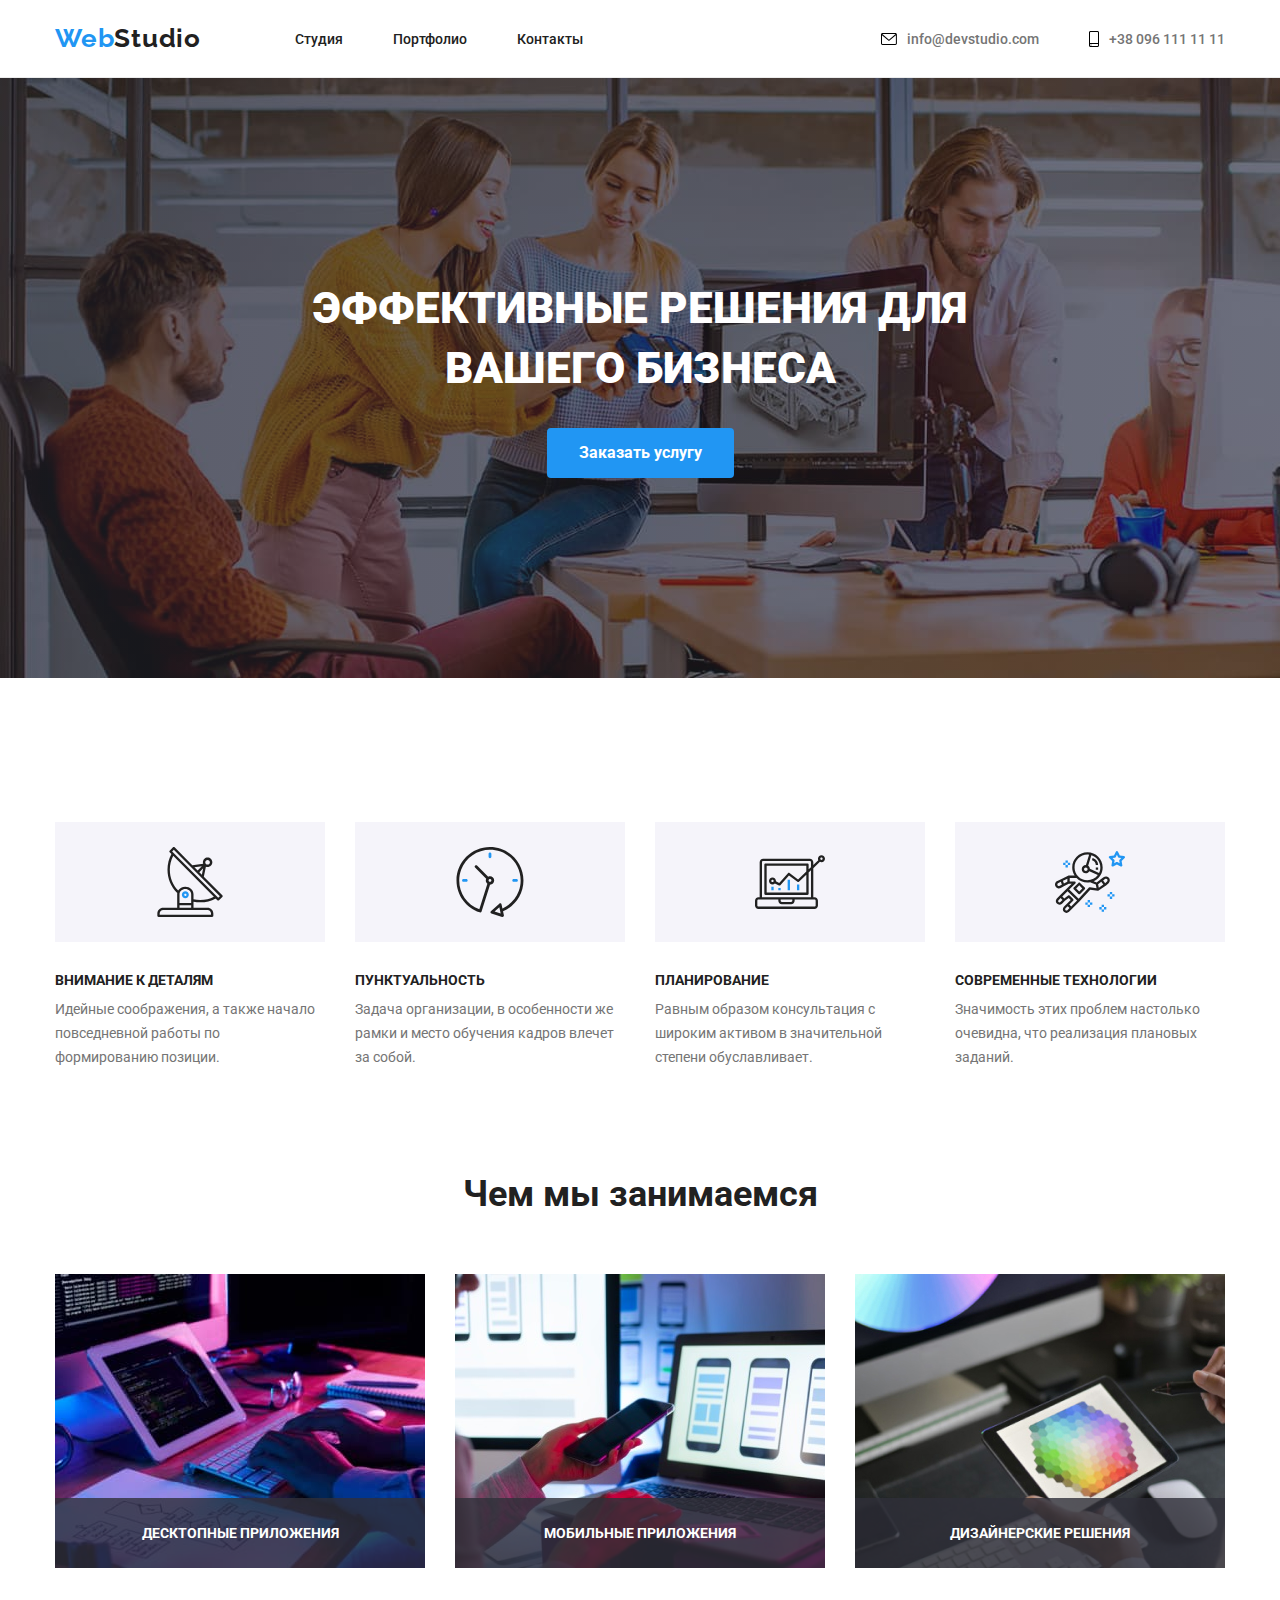
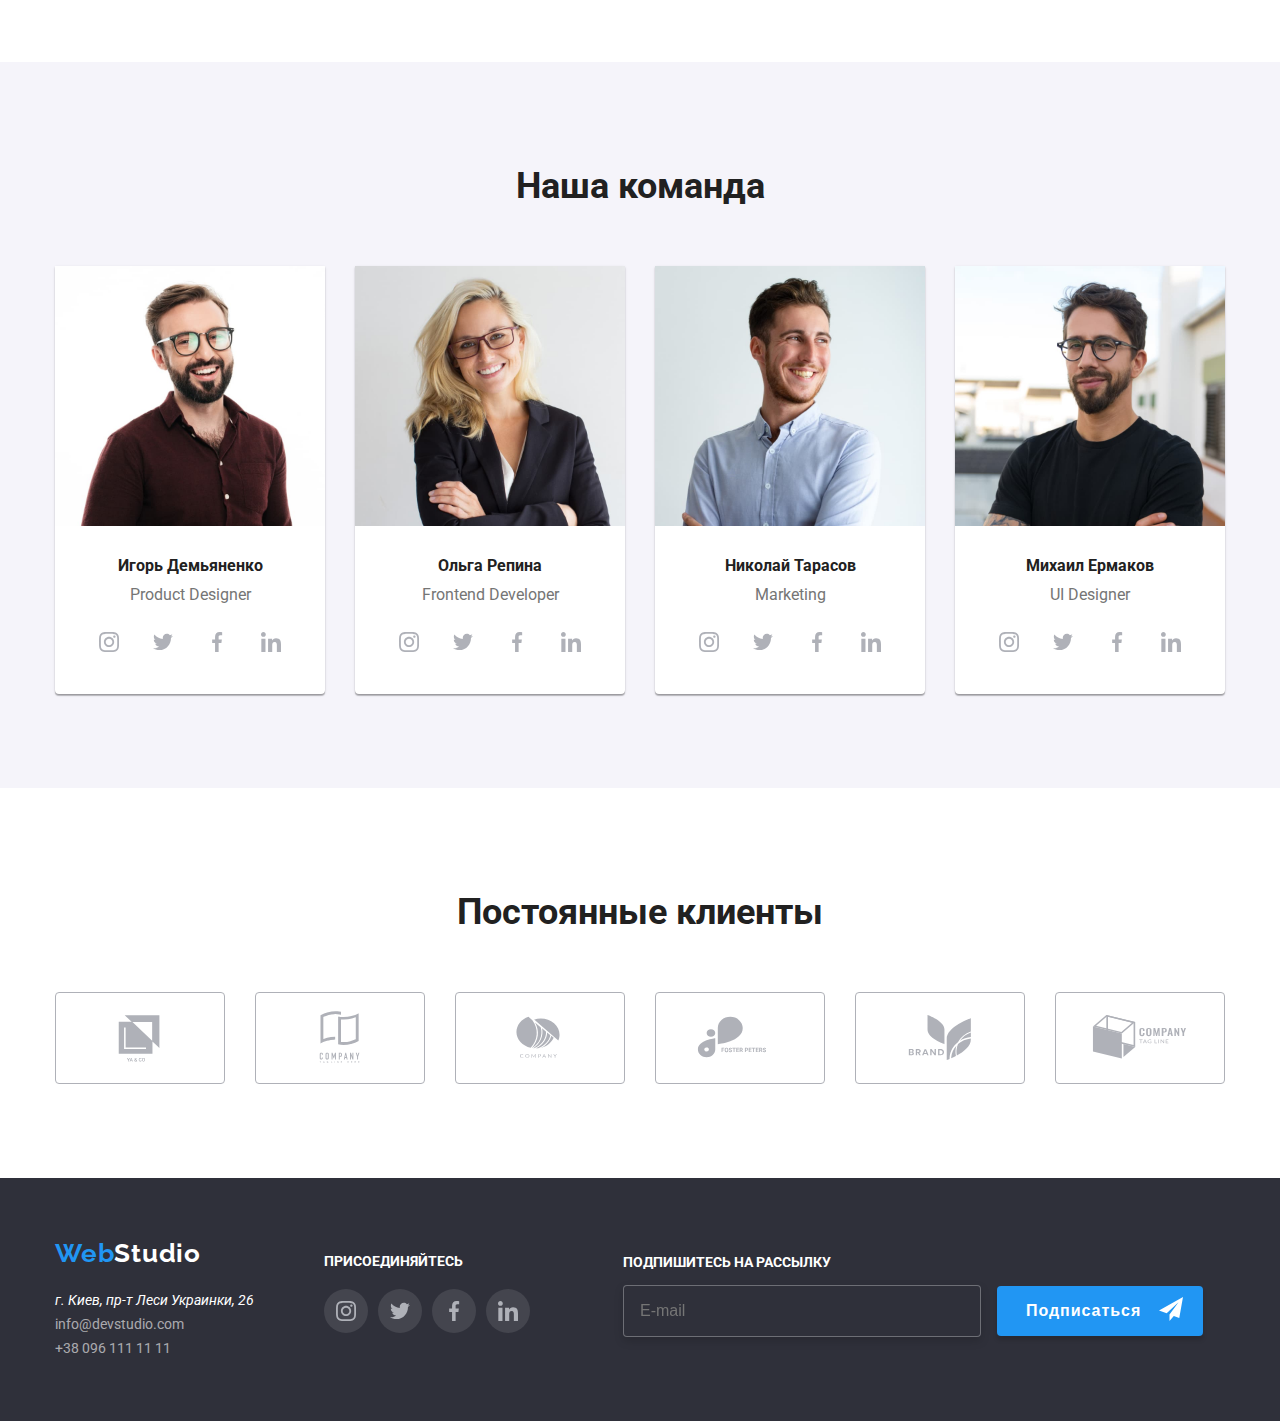
<file: index.html>
<!DOCTYPE html>
<html lang="ru">
<head> <!-- мета дані-->
    <meta charset="UTF-8">
    <meta http-equiv="X-UA-Compatible" content="IE=edge">
    <meta name="viewport" content="width=device-width, initial-scale=1.0">
    <title>WebStudio</title>
    <link href="https://fonts.googleapis.com/css2?family=Raleway:wght@700&family=Roboto:wght@400;500;700;900&display=swap" rel="stylesheet">
    <link rel="stylesheet" href="https://minhaskamal.github.io/DownGit/#/home?url=https://github.com/sindresorhus/modern-normalize/blob/main/modern-normalize.css">
    <link rel="stylesheet" href="./css/reset.css">
    <link rel="stylesheet" href="./css/styles.css" >
</head>
<body> <!-- -->
    <header class="header"> <!-- Шапка-->
      <div class="container">
        <nav>
          <ul class="site-nav">
            <li><a href="index.html" class="logo">Web<span class="logo__text">Studio</span></a></li>
            <li><a href="index.html" class="site-nav__link">Студия</a></li>
            <li><a href="portfolio.html" class="site-nav__link">Портфолио</a></li>
            <li><a href="" class="site-nav__link">Контакты</a></li>
          </ul>

          <ul class="auth-nav">
            <li><a href="mailto:info@devstudio.com" class="auth-nav__link">
              <svg class="auth-nav__img" width="16" height="12">
                <use href="./images/icons.svg#icon-envelope" ></use>
              </svg>
              info@devstudio.com</a></li>
            <li><a href="tel:+380961111111" class="auth-nav__link">
              <svg class="auth-nav__img" width="10" height="16">
                <use href="./images/icons.svg#icon-smartphone"></use>
              </svg>
              +38 096 111 11 11</a></li>

          </ul>
        </nav>
      </div>

    </header>
    <main class="page-main"> <!-- Унікальна частина -->
        <!-- Герой -->
        <section class="hero">

              <h1 class="hero__title">Эффективные решения для вашего бизнеса</h1>
              <button type="button" class="hero__button" data-modal-open>Заказать услугу</button>

          </section>

          <!-- Переваги -->
          <section class="section">
            <h2 class="section__title hidden-elem">Преимущества</h2>
           <div class="container">
            <ul class="feature">
              <li class="feature__item">
                <div class="feature__div" >
                  <svg class="feature__icon"  width="70" height="70">
                    <use class="icon" href="./images/icons.svg#icon-antenna"></use>
                  </svg>
                </div>
                <h3 class="feature__title">Внимание к деталям</h3>
                <p class="feature__text">Идейные соображения, а также начало повседневной работы по формированию позиции.</p>
              </li>
              <li class="feature__item">
                <div class="feature__div" >
                  <svg class="feature__icon"  width="70" height="70">
                    <use href="./images/icons.svg#icon-clock" ></use>
                  </svg>
                </div>
                <h3 class="feature__title">Пунктуальность</h3>
                <p class="feature__text">Задача организации, в особенности же рамки и место обучения кадров влечет за собой.</p>
                </li>
              <li class="feature__item">
                <div class="feature__div">
                  <svg class="feature__icon" width="70" height="70">
                    <use href="./images/icons.svg#icon-diagram"  ></use>
                  </svg>
                </div>
                <h3 class="feature__title">Планирование</h3>
                <p class="feature__text">Равным образом консультация с широким активом в значительной степени обуславливает.</p>
                </li>
              <li class="feature__item">
               <div class="feature__div">
                <svg class="feature__icon" width="70" height="70">
                  <use href="./images/icons.svg#icon-astronaut"  ></use>
                </svg>
               </div>
                <h3 class="feature__title">Современные технологии</h3>
                <p class="feature__text">Значимость этих проблем настолько очевидна, что реализация плановых заданий.</p>
               </li>
            </ul>
           </div>
          </section>
          <!-- Чем мы занимаемся -->

          <section class="section">
            <div class="container">
              <h2 class="section__title">Чем мы занимаемся</h2>
              <ul class="doing">
                <li class="doing__item">
                  <img src="./images/pc.jpg" alt="поддержка на ПК" width="370" height="294" />
                  <div class="doing__div"><h3 class="doing__title">Десктопные приложения</h3></div>
                </li>
                <li class="doing__item">
                  <img src="./images/mobile.jpg" alt="поддержка на мобильных" width="370" height="294" />
                  <div class="doing__div"><h3 class="doing__title">Мобильные приложения</h3></div>
                </li>
                <li class="doing__item">
                  <img src="./images/tablet.jpg" alt="поддержка на планшетах" width="370" height="294" />
                  <div class="doing__div"><h3 class="doing__title">Дизайнерские решения</h3></div>
                </li>
              </ul>
            </div>
          </section>

          <!-- Наша команда -->
          <section class="section section--darker">
            <div class="container">
              <h2 class="section__title">Наша команда</h2>
              <ul class="team">
                <li class="team__item">
                      <img src="./images/ID.jpg" alt="Игорь Демьяненко" width="270" height="260" />
                        <h3 class="team__title">Игорь Демьяненко</h3>
                        <p lang="en" class="team__spec">Product Designer</p>
                        <ul class="social">
                          <li class="social__item">
                            <a  class="social__link" href="#">
                              <svg class="social__icon" width="20" height="20">
                                <use href="./images/icons.svg#icon-instagram">
                                </use>
                              </svg>
                            </a>
                          </li>
                          <li class="social__item">
                            <a  class="social__link" href="#">
                              <svg class="social__icon" width="20" height="20">
                                <use href="./images/icons.svg#icon-twitter">
                                </use>
                              </svg>
                            </a >
                          </li>
                          <li class="social__item">
                            <a  class="social__link" href="#" >
                              <svg class="social__icon"  width="20" height="20">
                                <use href="./images/icons.svg#icon-facebook">
                                </use>
                              </svg>
                            </a >
                          </li>
                          <li class="social__item">
                            <a  class="social__link" href="#" >
                              <svg class="social__icon" width="20" height="20">
                                <use href="./images/icons.svg#icon-linkedin">
                                </use>
                              </svg>
                            </a>
                          </li>
                        </ul>
                </li>
                <li class="team__item">
                      <img src="./images/OR.jpg" alt="Ольга Репина" width="270" height="260" />
                        <h3 class="team__title">Ольга Репина</h3>
                        <p lang="en" class="team__spec">Frontend Developer</p>
                        <ul class="social">
                          <li class="social__item">
                            <a  class="social__link" href="#">
                              <svg class="social__icon" width="20" height="20">
                                <use href="./images/icons.svg#icon-instagram">
                                </use>
                              </svg>
                            </a>
                          </li>
                          <li class="social__item">
                            <a  class="social__link" href="#">
                              <svg class="social__icon" width="20" height="20">
                                <use href="./images/icons.svg#icon-twitter">
                                </use>
                              </svg>
                            </a >
                          </li>
                          <li class="social__item">
                            <a  class="social__link" href="#" >
                              <svg class="social__icon"  width="20" height="20">
                                <use href="./images/icons.svg#icon-facebook">
                                </use>
                              </svg>
                            </a >
                          </li>
                          <li class="social__item">
                            <a  class="social__link" href="#" >
                              <svg class="social__icon" width="20" height="20">
                                <use href="./images/icons.svg#icon-linkedin">
                                </use>
                              </svg>
                            </a>
                          </li>
                        </ul>
                </li>
                <li class="team__item">
                      <img src="./images/NT.jpg" alt="Николай Тарасов" width="270" height="260" />
                        <h3 class="team__title">Николай Тарасов</h3>
                        <p lang="en" class="team__spec">Marketing</p>
                        <ul class="social">
                          <li class="social__item">
                            <a  class="social__link" href="#">
                              <svg class="social__icon" width="20" height="20">
                                <use href="./images/icons.svg#icon-instagram">
                                </use>
                              </svg>
                            </a>
                          </li>
                          <li class="social__item">
                            <a  class="social__link" href="#">
                              <svg class="social__icon" width="20" height="20">
                                <use href="./images/icons.svg#icon-twitter">
                                </use>
                              </svg>
                            </a >
                          </li>
                          <li class="social__item">
                            <a  class="social__link" href="#" >
                              <svg class="social__icon"  width="20" height="20">
                                <use href="./images/icons.svg#icon-facebook">
                                </use>
                              </svg>
                            </a >
                          </li>
                          <li class="social__item">
                            <a  class="social__link" href="#" >
                              <svg class="social__icon" width="20" height="20">
                                <use href="./images/icons.svg#icon-linkedin">
                                </use>
                              </svg>
                            </a>
                          </li>
                        </ul>
                </li>
                <li class="team__item">
                       <img src="./images/ME.jpg" alt="Михаил Ермаков" width="270" height="260" />
                        <h3 class="team__title">Михаил Ермаков</h3>
                        <p lang="en" class="team__spec">UI Designer</p>
                        <ul class="social">
                          <li class="social__item">
                            <a  class="social__link" href="#">
                              <svg class="social__icon" width="20" height="20">
                                <use href="./images/icons.svg#icon-instagram">
                                </use>
                              </svg>
                            </a>
                          </li>
                          <li class="social__item">
                            <a  class="social__link" href="#">
                              <svg class="social__icon" width="20" height="20">
                                <use href="./images/icons.svg#icon-twitter">
                                </use>
                              </svg>
                            </a >
                          </li>
                          <li class="social__item">
                            <a  class="social__link" href="#" >
                              <svg class="social__icon"  width="20" height="20">
                                <use href="./images/icons.svg#icon-facebook">
                                </use>
                              </svg>
                            </a >
                          </li>
                          <li class="social__item">
                            <a  class="social__link" href="#" >
                              <svg class="social__icon" width="20" height="20">
                                <use href="./images/icons.svg#icon-linkedin">
                                </use>
                              </svg>
                            </a>
                          </li>
                        </ul>
                </li>
              </ul>
            </div>
          </section>
          <!-- Постійні клієнти -->
          <section class="section">
              <div class="container">
                <h2 class="section__title">Постоянные клиенты</h2>
                  <ul class="client">
                    <li class="client__item">
                      <a href="#" class="client__link">
                        <svg class="client__icon" width="106" height="60">
                          <use href="./images/icons.svg#icon-Logo-1" ></use>
                        </svg>
                      </a>
                    </li>
                    <li class="client__item">
                      <a href="#" class="client__link">
                        <svg class="client__icon" width="106" height="60">
                          <use href="./images/icons.svg#icon-Logo-2" ></use>
                        </svg>
                      </a>
                    </li>
                    <li class="client__item">
                      <a href="#" class="client__link">
                        <svg class="client__icon" width="106" height="60">
                          <use href="./images/icons.svg#icon-Logo-3" ></use>
                        </svg>
                      </a>
                    </li>
                    <li class="client__item">
                      <a href="#" class="client__link">
                        <svg class="client__icon" width="106" height="60">
                          <use href="./images/icons.svg#icon-Logo-4" ></use>
                        </svg>
                      </a>
                    </li>
                    <li class="client__item">
                      <a href="#" class="client__link">
                        <svg class="client__icon" width="106" height="60">
                          <use href="./images/icons.svg#icon-Logo-5" ></use>
                        </svg>
                      </a>
                    </li>
                    <li class="client__item">
                      <a href="#" class="client__link">
                        <svg class="client__icon" width="106" height="60">
                          <use href="./images/icons.svg#icon-Logo-6" ></use>
                        </svg>
                      </a>
                    </li>
                  </ul>
              </div>
          </section>
    </main>
    <footer class="page-footer"> <!-- Підвал-->
      <div class="container end">
      <div class="address-mt">
        <a href="index.html" class="logo">Web<span class="logo__text-color logo__text--light">Studio</span></a>
        <ul class="footer-contact">
          <li><address class="address">г. Киев, пр-т Леси Украинки, 26</address></li>
          <li><a href="mailto:info@devstudio.com" class="mailto">info@devstudio.com</a></li>
          <li><a href="tel:+380961111111" class="tel"> +38 096 111 11 11</a></li>
        </ul>
      </div>
      <div class="footer-social">
          <h3 class="title soc-title">Присоединяйтесь</h3>
          <ul class="social">
            <li class="social__item">
              <a  class="social__link social__link--darker" href="#">
                <svg class="social__icon" width="20" height="20">
                  <use href="./images/icons.svg#icon-instagram">
                  </use>
                </svg>
              </a>
            </li>
            <li class="social__item">
              <a  class="social__link social__link--darker" href="#">
                <svg class="social__icon" width="20" height="20">
                  <use href="./images/icons.svg#icon-twitter">
                  </use>
                </svg>
              </a >
            </li>
            <li class="social__item">
              <a  class="social__link social__link--darker" href="#" >
                <svg class="social__icon"  width="20" height="20">
                  <use href="./images/icons.svg#icon-facebook">
                  </use>
                </svg>
              </a >
            </li>
            <li class="social__item">
              <a  class="social__link social__link--darker" href="#" >
                <svg class="social__icon" width="20" height="20">
                  <use href="./images/icons.svg#icon-linkedin">
                  </use>
                </svg>
              </a>
            </li>
          </ul>
      </div>
      <form action="true" class="form-f">
        <h3 class="form-f__title">Подпишитесь на рассылку</h3>
        <label>
          <input type="email"  class="form-f__input" name="email" placeholder="E-mail"/>

        </label>
        <button type="submit" class="form-f__btn">Подписаться</button>
        <span>
          <svg class="form-f__icon" width="24" height="24">
            <use href="./images/icons.svg#icon-send">
            </use>
          </svg>
        </span>
      </form>
      </div>
    </footer>
    <div class="backdrop is-hidden" data-modal>
      <div class="modal">
        <svg class="modal__exit" data-modal-close width="30" height="30" fill="none" xmlns="http://www.w3.org/2000/svg">
          <circle cx="15" cy="15" r="15" fill="#fff"/>
          <circle cx="15" cy="15" r="14.5" />
          <path d="M21 10.108 19.892 9 15.5 13.392 11.108 9 10 10.108l4.392 4.392L10 18.892 11.108 20l4.392-4.392L19.892 20 21 18.892 16.608 14.5 21 10.108Z" fill="#000"/>
        </svg>
        <form action="true" class="form">
            <h2 class="form__title">Оставьте свои данные, мы вам перезвоним</h2>
            <label class="form__field">
              <span class="form__label">Имя</span>
              <input type="text" class="form__input" name="name" autofocus/>
              <svg class="form__icon form__icon--person" width="18" height="18">
                <use href="./images/icons.svg#icon-person">
                </use>
              </svg>
            </label>
            <label class="form__field">
              <span class="form__label">Телефон</span>
              <input type="tel" class="form__input" name="tel"/>
              <svg class="form__icon form__icon--phone" width="18" height="18">
                <use href="./images/icons.svg#icon-phone">
                </use>
              </svg>
            </label>
            <label class="form__field">
              <span class="form__label">Почта</span>
              <input type="email"  class="form__input" name="email"/>
              <svg class="form__icon form__icon--email" width="18" height="18">
                <use href="./images/icons.svg#icon-email">
                </use>
              </svg>
            </label>
            <label class="form__field">
              <span class="form__label">Комментарий</span>
              <textarea class="form__textarea" name="comit" rows="6" placeholder="Введите текст"></textarea>
            </label>
            <label class="form__label-check">
              <input type="checkbox" name="conditions"  class="form__conditions"/>
              <svg class="form__icon-check" width="16" height="15">
                <use href="./images/icons.svg#icon-check">
                </use>
              </svg>
              Соглашаюсь с рассылкой и принимаю <span><a href="#" class="contract-cond"><u>Условия договора</u></a></span>

            </label>
            <button type="submit" class="form__btn">Отправить</button>
        </form>
      </div>
    </div>
    <script src="./js/modal.js"></script>
</body>
</html>
</file>
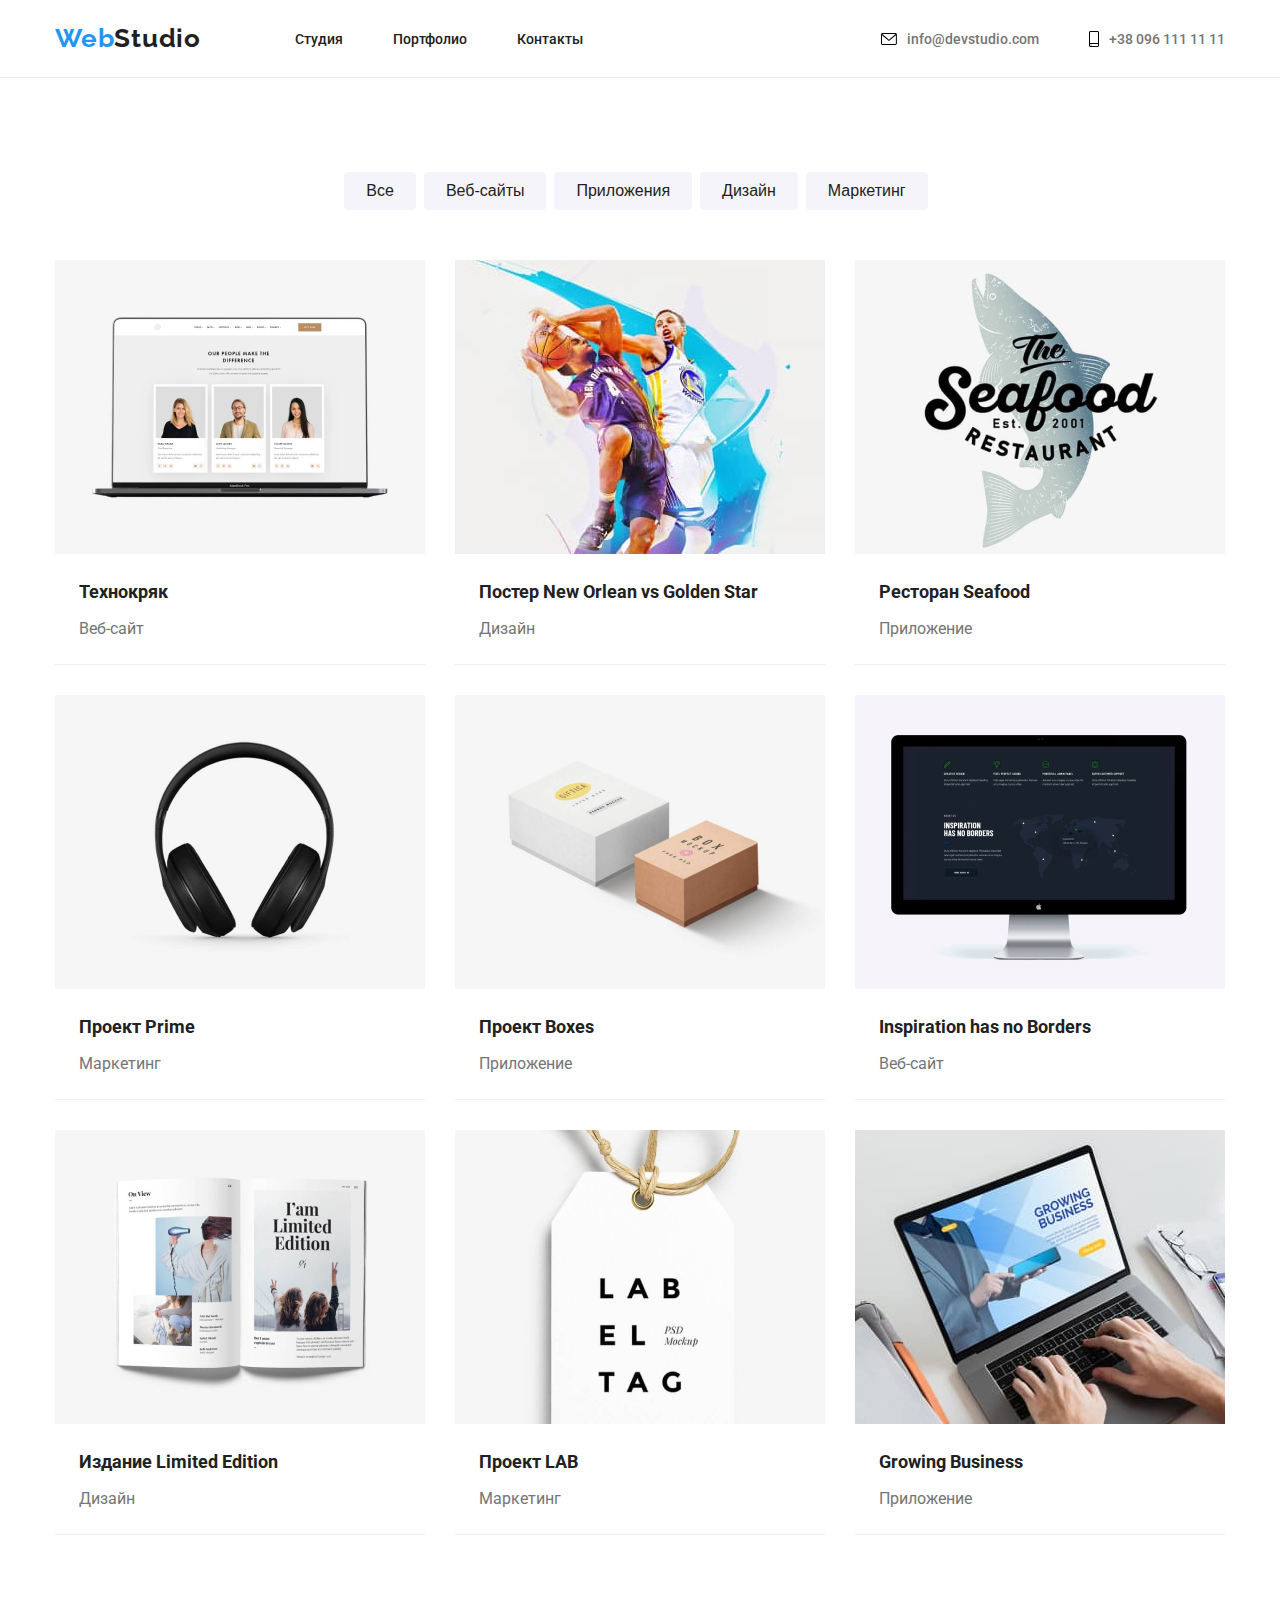
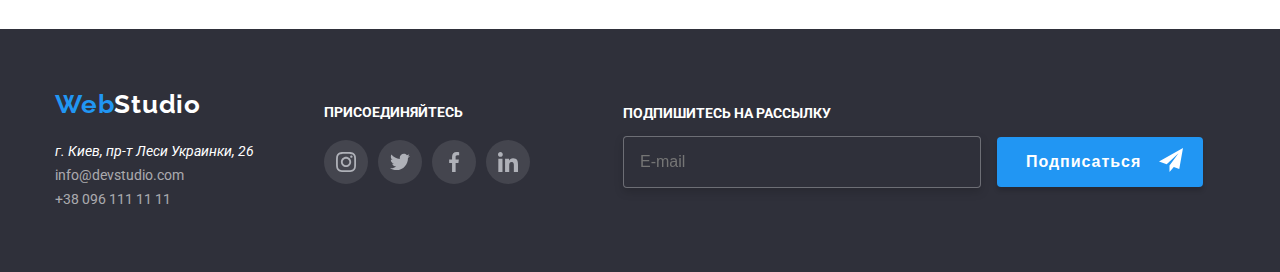
<file: portfolio.html>
<!DOCTYPE html>
<html lang="ru">
<head> <!-- мета дані-->
    <meta charset="UTF-8">
    <meta http-equiv="X-UA-Compatible" content="IE=edge">
    <meta name="viewport" content="width=device-width, initial-scale=1.0">
    <title>Portfolio</title>
    <link href="https://fonts.googleapis.com/css2?family=Raleway:wght@700&family=Roboto:wght@400;500;700;900&display=swap"
        rel="stylesheet">
    <link rel="stylesheet" href="https://minhaskamal.github.io/DownGit/#/home?url=https://github.com/sindresorhus/modern-normalize/blob/main/modern-normalize.css">
    <link rel="stylesheet" href="./css/reset.css">
    <link rel="stylesheet" href="./css/styles.css">

</head>
<body> <!-- -->
  <header class="header"> <!-- Шапка-->
    <div class="container">
      <nav>
        <ul class="site-nav">
          <li><a href="index.html" class="logo">Web<span class="logo__text">Studio</span></a></li>
          <li><a href="index.html" class="site-nav__link">Студия</a></li>
          <li><a href="portfolio.html" class="site-nav__link">Портфолио</a></li>
          <li><a href="" class="site-nav__link">Контакты</a></li>
        </ul>

        <ul class="auth-nav">
          <li><a href="mailto:info@devstudio.com" class="auth-nav__link">
            <svg class="auth-nav__img" width="16" height="12">
              <use href="./images/icons.svg#icon-envelope" ></use>
            </svg>
            info@devstudio.com</a></li>
          <li><a href="tel:+380961111111" class="auth-nav__link">
            <svg class="auth-nav__img" width="10" height="16">
              <use href="./images/icons.svg#icon-smartphone"></use>
            </svg>
            +38 096 111 11 11</a></li>

        </ul>
      </nav>
    </div>

  </header>
    <main> <!-- Унікальна частина -->
        <!-- Фільтр наших робіт -->
        <section class="section">
            <h1 class="hidden-elem">Portfolio</h1>
          <div class="container">
            <ul class="btns">
                <li>
                    <button type="button" class="btns__button">Все</button>
                </li>
                <li>
                    <button type="button" class="btns__button">Веб-сайты</button>
                </li>
                <li>
                    <button type="button" class="btns__button">Приложения</button>
                </li>
                <li>
                    <button type="button" class="btns__button">Дизайн</button>
                </li>
                <li>
                    <button type="button" class="btns__button">Маркетинг</button>
                </li>

            </ul>
            <!-- Наші роботи -->
            <ul class="work-list">
                <li class="work-list__item">
                    <a href="#" class="work-list__link">
                        <img src="./images/tk.jpg" alt="Технокряк" width="370" height="294" />
                        <div class="work-list__tehno"></div>
                        <h2 class="work-list__title">Технокряк</h2>
                        <p  class="work-list__text">Веб-сайт</p>
                    </a>
                </li>
                <li class="work-list__item">
                    <a href="#" class="work-list__link">
                        <img src="./images/new-orlean.jpg" alt="Постер New Orlean vs Golden Star" width="370" height="294" />
                        <div class="work-list__tehno"></div>
                        <h2 class="work-list__title">Постер New Orlean vs Golden Star</h2>
                        <p  class="work-list__text">Дизайн</p>
                    </a>
                </li>
                <li class="work-list__item">
                    <a href="#" class="work-list__link">
                        <img src="./images/seafood.jpg" alt="Ресторан Seafood" width="370" height="294" />
                        <div class="work-list__tehno"></div>
                        <h2 class="work-list__title">Ресторан Seafood</h2>
                        <p  class="work-list__text">Приложение</p>
                    </a>
                </li>
                <li class="work-list__item">
                    <a href="#" class="work-list__link">
                        <img src="./images/prime.jpg" alt="Проект Prime" width="370" height="294" />
                        <div class="work-list__tehno"></div>
                        <h2 class="work-list__title">Проект Prime</h2>
                        <p class="work-list__text">Маркетинг</p>
                    </a>
                </li>
                <li class="work-list__item">
                    <a href="#" class="work-list__link">
                        <img src="./images/boxes.jpg" alt="Проект Boxes" width="370" height="294" />
                        <div class="work-list__tehno"></div>
                        <h2 class="work-list__title">Проект Boxes</h2>
                        <p class="work-list__text">Приложение</p>
                    </a>
                </li>
                <li class="work-list__item">
                    <a href="#" class="work-list__link">
                      <img src="./images/borders.jpg" alt="Inspiration has no Borders" width="370" height="294" />
                      <div class="work-list__tehno"></div>
                      <h2 class="work-list__title">Inspiration has no Borders</h2>
                      <p class="work-list__text">Веб-сайт</p>
                    </a>
                </li>
                <li class="work-list__item">
                    <a href="#" class="work-list__link">
                        <img src="./images/limited-edition.jpg" alt="Издание Limited Edition" width="370" height="294" />
                        <div class="work-list__tehno"></div>
                        <h2 class="work-list__title">Издание Limited Edition</h2>
                        <p class="work-list__text">Дизайн</p>
                    </a>
                </li>
                <li class="work-list__item">
                    <a href="#" class="work-list__link">
                        <img src="./images/lab.jpg" alt="Проект LAB" width="370" height="294" />
                        <div class="work-list__tehno"></div>
                        <h2 class="work-list__title">Проект LAB</h2>
                        <p class="work-list__text">Маркетинг</p>
                    </a>
                </li>
                <li class="work-list__item">
                    <a href="#" class="work-list__link">
                        <img src="./images/growing-b.jpg" alt="Growing Business" width="370" height="294" />
                        <div class="work-list__tehno"></div>
                        <h2 class="work-list__title">Growing Business</h2>
                        <p class="work-list__text">Приложение</p>
                    </a>
                </li>

            </ul>
          </div>
        </section>
    </main>
    <footer class="page-footer"> <!-- Підвал-->
      <div class="container end">
        <!-- <a href="index.html" class="logo">Web<span class="logo-footer">Studio</span></a> -->
      <div class="address-mt">
        <a href="index.html" class="logo">Web<span class="logo__text logo__text--light">Studio</span></a>
        <ul class="footer-contact">
          <li><address class="address">г. Киев, пр-т Леси Украинки, 26</address></li>
          <li><a href="mailto:info@devstudio.com" class="mailto">info@devstudio.com</a></li>
          <li><a href="tel:+380961111111" class="tel"> +38 096 111 11 11</a></li>
        </ul>
      </div>
      <div class="footer-social">
          <h3 class="title soc-title">Присоединяйтесь</h3>
          <ul class="social">
            <li class="social__item">
              <a  class="social__link social__link--darker" href="#">
                <svg class="social__icon" width="20" height="20">
                  <use href="./images/icons.svg#icon-instagram">
                  </use>
                </svg>
              </a>
            </li>
            <li class="social__item">
              <a  class="social__link social__link--darker" href="#">
                <svg class="social__icon" width="20" height="20">
                  <use href="./images/icons.svg#icon-twitter">
                  </use>
                </svg>
              </a >
            </li>
            <li class="social__item">
              <a  class="social__link social__link--darker" href="#" >
                <svg class="social__icon"  width="20" height="20">
                  <use href="./images/icons.svg#icon-facebook">
                  </use>
                </svg>
              </a >
            </li>
            <li class="social__item">
              <a  class="social__link social__link--darker" href="#" >
                <svg class="social__icon" width="20" height="20">
                  <use href="./images/icons.svg#icon-linkedin">
                  </use>
                </svg>
              </a>
            </li>
          </ul>
      </div>
      <form action="true" class="form-f">
        <h3 class="form-f__title">Подпишитесь на рассылку</h3>
        <label >
          <input type="email"  class="form-f__input" name="email" placeholder="E-mail"/>

        </label>
        <button type="submit" class="form-f__btn">Подписаться</button>
        <span>
          <svg class="form-f__icon" width="24" height="24">
            <use href="./images/icons.svg#icon-send">
            </use>
          </svg>
        </span>
      </form>
      </div>
    </footer>
</body>
</html>
</file>
<file: css/styles.css>
:root {
  /* колір вторинного тексту #757575 */
  --primary-text-color: #757575;
  /* колір основного тексту #212121 */
  --title-text-color: #212121;
  /* колір для темного фону */
  --for-black-color: #fff;
  --primary-bg-color: #e5e5e5;
  /* акцент #2196F3 */
  --accent-color: #2196f3;
  /* колір темного фону */
  --bg-color: #2f303a;
  --bg-team: #f5f4fa;
}
h1,
h2,
h3,
h4,
h5,
h6,
p {
  margin: 0;
}

img {
  display: block;
  max-width: 100%;
  height: auto;
}
body {
  font-family: 'Roboto', 'Raleway', sans-serif;
  background: var(--for-black-color);
  color: var(--title-text-color);
  font-size: normal;
}
.container {
  padding: 0 15px;
  width: 1200px;
  margin: 0 auto;
}

.hidden-elem {
  width: 1px;
  height: 1px;
  overflow: hidden;
  opacity: 0;
  margin-top: -1px;
  margin-bottom: 0;
}
nav,
.site-nav,
.auth-nav {
  display: flex;
  justify-content: space-between;
}
/* Логотип -------------------------------------*/
.logo {
  font-family: Raleway;
  color: var(--accent-color);
  font-weight: bold;
  font-size: 26px;
  line-height: 1.192;
  letter-spacing: 0.03em;
}
.logo__text {
  color: var(--title-text-color);
}
/* Шапка --------------------------------------*/
header {
  border-bottom: 1px solid #ececec;
  background: var(--for-black-color);
  background-attachment: scroll;
}
header .logo {
  margin-right: 94px;
  padding: 23px 0;
  display: flex;
  align-items: center;
}
.site-nav__link {
  color: var(--title-text-color);
  margin-right: 50px;
  display: inline-block;
  padding: 30.5px 0;
  font-weight: 500;
  font-size: 14px;
  line-height: 1.143;
  cursor: pointer;
  position: relative;
  transition: color 250ms cubic-bezier(0.4, 0, 0.2, 1), opacity 250ms cubic-bezier(0.4, 0, 0.2, 1);
}
.site-nav li:last-child a {
  margin-right: 0;
}
.auth-nav li:last-child a {
  margin: 0;
}
.site-nav__link:hover,
.site-nav__link:focus,
.site-nav__link:hover::after {
  color: var(--accent-color);
  opacity: 1;
}
.site-nav__link::after {
  position: absolute;
  content: '';
  display: inline-block;
  width: 100%;
  height: 4px;
  bottom: -1px;
  transform: translateX(-100%);
  border-radius: 2px;
  background-color: #2196f3;
  opacity: 0;
}
.auth-nav__link {
  font-family: Roboto;
  color: var(--primary-text-color);
  margin-right: 50px;
  display: flex;
  padding: 30.5px 0;
  font-weight: 500;
  font-size: 14px;
  line-height: 1.143;
  cursor: pointer;
  align-items: center;
  transition-property: color, fill;
  transition-duration: 250ms;
  transition-timing-function: cubic-bezier(0.4, 0, 0.2, 1);
}
.auth-nav__link:hover,
.auth-nav__link:focus {
  color: var(--accent-color);
  fill: var(--accent-color);
}
.auth-nav__img {
  margin-right: 10px;
}
/* Герой -------------------------------------*/
.hero {
  text-align: center;
  padding: 200px 0;
  background-image: linear-gradient(to right, rgba(47, 48, 58, 0.5), rgba(47, 48, 58, 0.3)),
    url(../images/new-foto.jpg);
  max-width: 1600px;
  height: 600px;
  display: block;
  margin-left: auto;
  margin-right: auto;
}

.hero__title {
  color: var(--for-black-color);
  font-weight: 900;
  font-size: 44px;
  line-height: 1.364;
  display: inline-block;
  margin-bottom: 30px;
  text-transform: uppercase;
  width: 696px;
  text-align: center;
}
.hero__button {
  color: #fff;
  font-family: inherit;
  background: var(--accent-color);
  border-radius: 4px;
  font-weight: bold;
  font-size: 16px;
  line-height: 1.875;
  cursor: pointer;
  margin: 0 auto;
  display: block;
  padding: 10px 32px;
  transition-property: background-color;
  transition-duration: 250ms;
  transition-timing-function: cubic-bezier(0.4, 0, 0.2, 1);
}
.hero__button:hover,
.hero__button:focus {
  background-color: #188ce8;
  transition-property: background-color;
  transition-duration: 250ms;
  transition-timing-function: cubic-bezier(0.4, 0, 0.2, 1);
}
/* Унікальна частина --------------------------*/
.section {
  padding-top: 94px;
}
.section:last-child {
  padding-bottom: 94px;
}
.section__title {
  color: var(--title-text-color);
  font-weight: bold;
  font-size: 36px;
  line-height: 1.66667;
  display: flex;
  justify-content: center;
  margin-bottom: 50px;
}
.section--darker {
  background: var(--bg-team);
}

/* Переваги ---------------------------------*/
.feature {
  padding: 0;
  margin: 0;
  list-style: none;
  display: flex;
}
.feature__item {
  flex-basis: calc(100% / 4)-30px;
  margin-right: 30px;
}
.feature__item:last-child {
  margin-right: 0;
}
.feature__title {
  color: var(--title-text-color);
  text-transform: uppercase;
  font-weight: bold;
  font-size: 14px;
  line-height: 1.143;
  margin-bottom: 10px;
}
.feature__text {
  color: var(--primary-text-color);
  font-size: 14px;
  line-height: 1.714;
}
.feature__div {
  width: 270px;
  height: 120px;
  padding: 0;
  margin-bottom: 30px;
  display: flex;
  justify-content: center;
  align-items: center;
  border: none;
  background: var(--bg-team);
}
/* Чим ми займаэмось -------------------------*/
.doing {
  padding: 0;
  margin: 0;
  list-style: none;
  display: flex;
  padding-bottom: 94px;
}
.doing__item {
  flex-basis: calc(100% / 3)-30px;
  margin-right: 30px;
  position: relative;
}
.doing__item:last-child {
  margin-right: 0;
}
.doing__div {
  width: 100%;
  height: 70px;
  position: absolute;
  bottom: 0;
  display: flex;
  justify-content: center;
  align-items: center;
  color: var(--for-black-color);
  background: rgba(47, 48, 58, 0.8);
  text-transform: uppercase;
}
.doing__title {
  font-weight: 700;
  font-size: 14px;
  line-height: 1.17;
}
/* Фільтр наших робіт ------------------------*/
.btns {
  padding: 0;
  margin: 0;
  list-style: none;
  display: flex;
  justify-content: center;
}
.btns__button {
  margin: 0 8px 50px 0;
}
.btns__button {
  color: var(--title-text-color);
  border: none;
  border-radius: 4px;
  background: #f5f4fa;
  font-size: 16px;
  line-height: 1.625;
  cursor: pointer;
  padding: 6px 22px;
  transition-property: background-color, color, box-shadow;
  transition-duration: 250ms;
  transition-timing-function: cubic-bezier(0.4, 0, 0.2, 1);
}
.btns__button:hover,
.btns__button:focus {
  color: var(--primary-bg-color);
  background-color: var(--accent-color);
  box-shadow: 0px 3px 1px rgba(0, 0, 0, 0.1), 0px 1px 2px rgba(0, 0, 0, 0.08),
    0px 2px 2px rgba(0, 0, 0, 0.12);
}
/* Наші роботи -------------------------------*/
.work-list {
  padding: 0;
  margin: 0;
  list-style: none;
  display: flex;
  flex-wrap: wrap;
}
.work-list__item {
  flex-basis: calc(100% / 3)-30px;
  margin-right: 30px;
  margin-bottom: 30px;
  border-bottom-width: 1px;
  border-bottom-style: solid;
  border-bottom-color: #eee;
  position: relative;
}
.work-list__item:nth-child(3n) {
  margin-right: 0;
}
.work-list__item:nth-last-child(-n + 3) {
  margin-bottom: 0;
}
.work-list__title {
  color: var(--title-text-color);
  font-size: 18px;
  line-height: 2;
  margin-top: 20px;
  padding-left: 24px;
}
.work-list__text {
  margin-top: 4px;
  margin-bottom: 20px;
  padding-left: 24px;
}
.work-list__link {
  color: var(--primary-text-color);
  font-size: 16px;
  line-height: 1.875;
}
.work-list__tehno {
  position: absolute;
  width: 370px;
  height: 294px;
  top: 0;
  left: 0;
  overflow: hidden;
  transition: transform 250ms cubic-bezier(0.4, 0, 0.2, 1);
}
.work-list__tehno::before {
  position: absolute;
  content: 'Технокряк это современная площадка распространения коронавируса. Компании используют эту платформу для цифрового шпионажа и атак на защищённые сервера конкурентов.';
  width: 370px;
  height: 294px;
  bottom: -100%;
  display: flex;
  align-items: center;
  padding-left: 24px;
  padding-right: 24px;
  font-size: 18px;
  line-height: 1.56;
  letter-spacing: 0.03em;
  color: #ffffff;
  background-color: rgba(33, 150, 243, 0.9);
}
.work-list__tehno:hover::before {
  transition: transform 250ms cubic-bezier(0.4, 0, 0.2, 1);
  transform: translateY(-100%);
}

.work-list__item:hover {
  box-shadow: 0px 1px 1px rgba(0, 0, 0, 0.12), 0px 4px 4px rgba(0, 0, 0, 0.06),
    1px 4px 6px rgba(0, 0, 0, 0.16);
}
/* Наша команда -------------------------------*/
.team {
  padding: 0;
  margin: 0;
  list-style: none;
  display: flex;
  justify-content: center;
  padding-bottom: 94px;
}
.team__item {
  flex-basis: calc(100% / 4)-30px;
  margin-right: 30px;
  text-align: center;
  background: var(--for-black-color);
  box-shadow: 0px 1px 3px rgba(0, 0, 0, 0.12), 0px 1px 1px rgba(0, 0, 0, 0.14),
    0px 2px 1px rgba(0, 0, 0, 0.2);
  border-radius: 0px 0px 4px 4px;
  transition: box-shadow 250ms cubic-bezier(0.4, 0, 0.2, 1);
}
.team__item:last-child {
  margin-right: 0;
}
.team__title {
  color: var(--title-text-color);
  font-weight: bold;
  font-size: 16px;
  line-height: 1.1875;
  margin-top: 30px;
}
.team__spec {
  color: var(--primary-text-color);
  font-size: 16px;
  line-height: 1.1875;
  margin-top: 10px;
  margin-bottom: 16px;
}
.team__item:hover {
  box-shadow: 0px 1px 1px rgba(0, 0, 0, 0.12), 0px 4px 4px rgba(0, 0, 0, 0.06),
    1px 4px 6px rgba(0, 0, 0, 0.16);
}
/* Соціальні мережі --------------------------*/
.social {
  display: flex;
  justify-content: center;
  align-items: center;
  margin-bottom: 30px;
}
.social__item {
  margin-right: 10px;
}
.social__item:last-child {
  margin-right: 0;
}
.social__link {
  width: 44px;
  height: 44px;
  display: flex;
  justify-content: center;
  align-items: center;
  border-radius: 50%;
  fill: #afb1b8;
  transition: background-color, fill 250ms cubic-bezier(0.4, 0, 0.2, 1);
}
.social__icon {
  transition: background-color, fill 250ms cubic-bezier(0.4, 0, 0.2, 1);
}
.social__icon:focus,
.social__icon:hover,
.social__link:focus,
.social__link:hover {
  background-color: var(--accent-color);
  fill: #fff;
}
.social__link--darker {
  background: rgba(255, 255, 255, 0.1);
}
/* Постійні клієнти --------------------------*/
.client {
  padding: 0;
  margin: 0;
  list-style: none;
  display: flex;
  justify-content: center;
  align-content: center;
}
.client__item {
  margin-right: 30px;
  text-align: center;
}
.client__item:last-child {
  margin: 0;
}
.client__item {
  flex-basis: calc(100% / 6)-30px;
  width: 170px;
  height: 92px;
}
.client__link {
  width: 170px;
  height: 92px;
  display: flex;
  justify-content: center;
  align-items: center;
  padding: 0;
  border-radius: 4px;
  border: 1px solid #afb1b8;
  background: var(--for-black-color);
  fill: #afb1b8;
  transition: border, fill 250ms cubic-bezier(0.4, 0, 0.2, 1);
}
.client__link:focus,
.client__link:hover {
  fill: #2196f3;
  border: 1px solid #2196f3;
}
/* Підвал ------------------------------------*/
.page-footer {
  background: var(--bg-color);
  padding: 60px 0;
}
.footer-contact {
  color: var(--for-black-color);
  font-size: 14px;
  line-height: 1.714;
  margin-top: 20px;
  transition: color 250ms cubic-bezier(0.4, 0, 0.2, 1);
}
.logo__text--light {
  color: #fff;
}
.footer-contact:hover,
.footer-contact:focus,
.footer-contact .mailto:hover,
.footer-contact .mailto:focus,
.footer-contact .tel:hover,
.footer-contact .tel:focus {
  color: var(--accent-color);
}
.footer-contact .mailto,
.footer-contact .tel {
  color: rgba(255, 255, 255, 0.6);
  transition: color 250ms cubic-bezier(0.4, 0, 0.2, 1);
}
.end {
  display: flex;
  justify-content: flex-start;
}
.soc-title {
  font-size: 14px;
  line-height: 1.17;
  margin-bottom: 20px;
}
.footer-social {
  width: 206px;
  height: 80px;
  display: flex;
  flex-direction: column;
  margin-top: 15px;
  text-transform: uppercase;
  color: var(--for-black-color);
  margin-left: 70px;
}
/* --------------------backdrop-end-modal--------------------Modalka */
.backdrop {
  position: fixed;
  top: 0;
  left: 0;
  width: 100%;
  height: 100%;
  background: rgba(0, 0, 0, 0.2);
  opacity: 1;
  transition: opacity 250ms cubic-bezier(0.4, 0, 0.2, 1);
}
.backdrop.is-hidden {
  opacity: 0;
  pointer-events: none;
}
.backdrop.is-hidden .modal {
  transform: translate(-50%, -50%) scale(1, 1);
}
.modal {
  position: absolute;
  top: 50%;
  left: 50%;
  transform: translate(-50%, -50%);
  min-width: 528px;
  min-height: 581px;
  background: #ffffff;
  transform: translate(-50%, -50%) scale(1);
  transition: transform 250ms cubic-bezier(0.4, 0, 0.2, 1);
  box-shadow: 0px 1px 3px rgba(0, 0, 0, 0.12), 0px 1px 1px rgba(0, 0, 0, 0.14),
    0px 2px 1px rgba(0, 0, 0, 0.2);
  border-radius: 4px;
}
.modal__exit {
  position: absolute;
  top: 8px;
  left: 490px;
  stroke: #000;
  stroke-opacity: 0.1;
}
.modal__exit:hover {
  stroke: #2196f3;
  stroke-opacity: 1;
}
/* -----------------------------------------------------Форма 1 */
.form {
  width: 100%;
  height: 100%;
  /* outline: 1px solid gold; */
  padding: 40px;
}
.form__title {
  font-weight: bold;
  font-size: 20px;
  line-height: calc(23 / 20);
  text-align: center;
  letter-spacing: 0.03em;
  margin-bottom: 12px;
}
.form__field {
  display: flex;
  flex-direction: column;
}
.form__label {
  font-size: 12px;
  line-height: calc(14 / 12);
  letter-spacing: 0.01em;
  color: #757575;
  margin-bottom: 4px;
}

.form__input {
  border-color: 1px solid rgba(33, 33, 33, 0.2);
  border: 1px solid rgba(33, 33, 33, 0.2);
  box-sizing: border-box;
  border-radius: 4px;
  font-size: 14px;
  line-height: calc(16 / 14);
  letter-spacing: 0.01em;
  color: #757575;
  padding-left: 42px;
  padding-top: 11px;
  padding-bottom: 11px;
  padding-right: 11px;
  margin-bottom: 10px;
  cursor: pointer;
}
.form__input:hover,
.form__input:focus,
.form__input:focus + .form__icon--person,
.form__input:hover + .form__icon--person,
.form__input:focus + .form__icon--email,
.form__input:hover + .form__icon--email,
.form__input:focus + .form__icon--phone,
.form__input:hover + .form__icon--phone {
  border-color: var(--accent-color);
  outline: var(--accent-color);
  fill: var(--accent-color);
  transition-property: border-color, fill;
  transition-duration: 250ms;
  transition-timing-function: cubic-bezier(0.4, 0, 0.2, 1);
  /*                                                         Префікси */
  -webkit-appearance: none;
  -moz-appearance: none;
  appearance: none;
}
.form__icon {
  position: absolute;
  left: 50px;
  cursor: pointer;
  fill: var(--title-text-color);
}
.form__icon--person {
  top: 105px;
}
.form__icon--email {
  top: 238px;
}
.form__icon--phone {
  top: 172px;
}
.form__input:focus,
.form__input:hover,
.form__icon--person:hover,
.form__icon--person:focus,
.form__icon--phone:hover,
.form__icon--phone:focus,
.form__icon--email:hover,
.form__icon--email:focus {
  fill: var(--accent-color);
  -webkit-appearance: none;
  -moz-appearance: none;
  appearance: none;
}
.form__textarea {
  padding: 12px 16px;
  border: 1px solid rgba(33, 33, 33, 0.2);
  box-sizing: border-box;
  border-radius: 4px;
  cursor: pointer;
  resize: none;
  margin-bottom: 20px;
}
.form__textarea:hover,
.form__textarea:focus {
  outline: 1px solid var(--accent-color);
  transition-property: outline;
  transition-duration: 250ms;
  transition-timing-function: cubic-bezier(0.4, 0, 0.2, 1);
}
.form__label-check {
  display: inline-block;
  font-size: 14px;
  line-height: calc(24 / 14);
}
.form__conditions {
  font-size: 14px;
  line-height: calc(24 / 14);
  letter-spacing: 0.03em;
  color: #757575;
  margin-bottom: 30px;
  display: inline-block;
  -webkit-appearance: none;
  -moz-appearance: none;
  appearance: none;
  position: absolute;
}
.form__icon-check {
  border: 2px solid var(--primary-text-color);
  border-radius: 4px;
  background-color: var(--for-black-color);
  fill: var(--for-black-color);
  margin-left: 12px;
  margin-right: 9px;
}
.form__conditions:checked + .form__icon-check {
  background-origin: border-box;
  border-color: var(--accent-color);
  background-color: var(--accent-color);
  fill: var(--accent-color);
  transition-property: fill, border-color;
  transition-duration: 250ms;
  transition-timing-function: cubic-bezier(0.4, 0, 0.2, 1);
}
.form__btn {
  font-weight: bold;
  font-size: 16px;
  line-height: calc(30 / 16);
  display: flex;
  align-items: center;
  text-align: center;
  letter-spacing: 0.06em;
  background: #2196f3;
  box-shadow: 0px 4px 4px rgba(0, 0, 0, 0.15);
  border-radius: 4px;
  color: #fff;
  padding: 10px 55px;
  margin-top: 30px;
  margin-left: 124px;
  cursor: pointer;
}
.form__btn:hover,
.form__btn:focus {
  background: #188ce8;
  box-shadow: 0px 4px 4px rgba(0, 0, 0, 0.15);
  transition-property: box-shadow;
  transition-duration: 250ms;
  transition-timing-function: cubic-bezier(0.4, 0, 0.2, 1);
}
/* -------------------------------------Форма футер */
.form-f {
  padding-top: 16px;
  margin-left: 93px;
  position: relative;
}
.form-f__input {
  width: 358px;
  border: 1px solid rgba(255, 255, 255, 0.3);
  box-sizing: border-box;
  filter: drop-shadow(0px 4px 4px rgba(0, 0, 0, 0.15));
  border-radius: 4px;
  font-size: 16px;
  line-height: calc(20 / 16);
  color: rgba(255, 255, 255, 0, 6);
  background: rgba(47, 48, 58, 1);
  padding-left: 16px;
  padding-top: 15px;
  padding-bottom: 15px;
  cursor: pointer;
  -webkit-appearance: none;
  -moz-appearance: none;
  appearance: none;
}

.form-f__input:hover,
.form-f__input:focus {
  outline: 1px solid var(--accent-color);
  color: #e5e5e5;
  transition-property: outline, color;
  transition-duration: 250ms;
  transition-timing-function: cubic-bezier(0.4, 0, 0.2, 1);
}

.form-f__title {
  font-size: 14px;
  line-height: 1.17;
  text-transform: uppercase;
  color: #fff;
  margin-bottom: 15px;
}
.form-f__btn {
  font-weight: bold;
  font-size: 16px;
  line-height: calc(30 / 16);
  letter-spacing: 0.06em;
  background: #2196f3;
  box-shadow: 0px 4px 4px rgba(0, 0, 0, 0.15);
  border-radius: 4px;
  color: #fff;
  padding-left: 29px;
  padding-top: 10px;
  padding-bottom: 10px;
  padding-right: 62px;
  cursor: pointer;
  margin-left: 12px;
}
.form-f__icon {
  position: absolute;
  right: 20px;
  bottom: 40px;
  fill: #fff;
  cursor: pointer;
}
</file>
